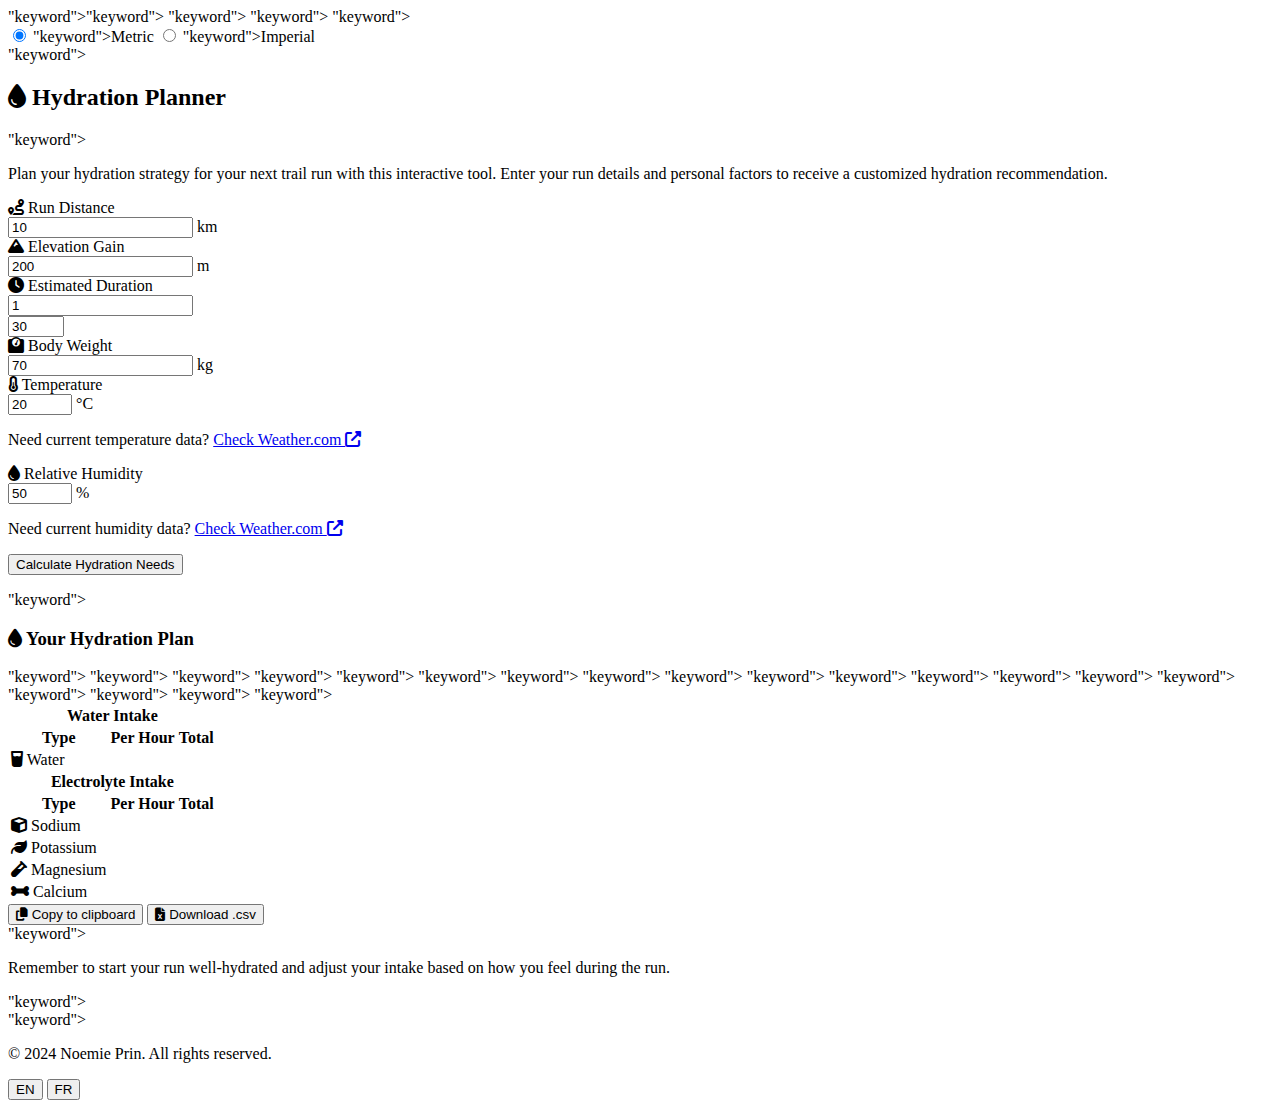
<file: index.html>
"keyword"><html>"keyword"><head><base href="https://therunnerjar.com/tools/hydration-planner">
<meta charset="UTF-8">
<meta name="viewport" content="width=device-width, initial-scale=1.0">
"keyword"><title>Hydration Planner - The Runner Jar</title>
<link rel="stylesheet" href="https://cdnjs.cloudflare.com/ajax/libs/font-awesome/6.4.0/css/all.min.css">
<link href="https://fonts.googleapis.com/css2?family=Montserrat:wght@300;400;500;600;700&amp;display=swap" rel="stylesheet">

<link rel="stylesheet" href="styles.css"><script src="script.js"></script></head>
"keyword"><body>
    "keyword"><main>
        <div class="toggle-controls">
            <div class="unit-toggle">
                <label class="toggle-button">
                    <input type="radio" name="unit" value="metric" checked="">
                    "keyword"><span>Metric</span>
                </label>
                <label class="toggle-button">
                    <input type="radio" name="unit" value="imperial">
                    "keyword"><span>Imperial</span>
                </label>
            </div>
        </div>
        "keyword"><h2><i class="fas fa-tint"></i> Hydration Planner</h2>
        "keyword"><p>Plan your hydration strategy for your next trail run with this interactive tool. Enter your run details and personal factors to receive a customized hydration recommendation.</p>

        <div class="content-wrapper">
            <form id="hydrationForm">
                <div class="form-grid">
                    <div class="form-group">
                        <label for="distance"><i class="fas fa-route"></i> Run Distance</label>
                        <div class="input-wrapper">
                            <input type="number" id="distance" required="" min="0" step="0.1" value="10">
                            <span class="unit-label">km</span>
                        </div>
                    </div>

                    <div class="form-group">
                        <label for="elevation"><i class="fas fa-mountain"></i> Elevation Gain</label>
                        <div class="input-wrapper">
                            <input type="number" id="elevation" required="" min="0" value="200">
                            <span class="unit-label">m</span>
                        </div>
                    </div>

                    <div class="form-group">
                        <label for="duration"><i class="fas fa-clock"></i> Estimated Duration</label>
                        <div class="duration-fields">
                        <div class="input-wrapper">
                            <div class="duration-field" data-unit="hrs">
                                <input type="number" id="duration-hours" min="0" placeholder="Hours" value="1">
                            </div>
                        </div>

                        <div class="input-wrapper">
                            <div class="duration-field" data-unit="min">
                                <input type="number" id="duration-minutes" min="0" max="59" placeholder="Minutes" value="30">
                            </div>
                        </div>
                        </div>
                    </div>

                    <div class="form-group">
                        <label for="weight"><i class="fas fa-weight"></i> Body Weight</label>
                        <div class="input-wrapper">
                            <input type="number" id="weight" required="" min="0" value="70">
                            <span class="unit-label">kg</span>
                        </div>
                    </div>

                    <div class="form-group">
                        <label for="temperature"><i class="fas fa-thermometer-half"></i> Temperature</label>
                        <div class="input-wrapper">
                            <input type="number" id="temperature" required="" min="-50" max="50" value="20">
                            <span class="unit-label">°C</span>
                        </div>
                        <p class="help-text">Need current temperature data? <a href="https://weather.com/fr-FR/temps/10jours/l/9099c1b5627805345616709675ec5798c45bbeea4662bf7860e0d65f5b8e6ba9" target="_blank">Check Weather.com <i class="fas fa-external-link-alt"></i></a></p>
                    </div>

                    <div class="form-group">
                        <label for="humidity"><i class="fas fa-tint"></i> Relative Humidity</label>
                        <div class="input-wrapper">
                            <input type="number" id="humidity" min="0" max="100" value="50">
                            <span class="unit-label">%</span>
                        </div>
                        <p class="help-text">Need current humidity data? <a href="https://weather.com/fr-FR/temps/10jours/l/9099c1b5627805345616709675ec5798c45bbeea4662bf7860e0d65f5b8e6ba9" target="_blank">Check Weather.com <i class="fas fa-external-link-alt"></i></a></p>
                    </div>

                    <div class="button-container">
                        <button type="submit">Calculate Hydration Needs</button>
                    </div>
                </div>
            </form>

            <div id="result" class="hidden">
                <div class="result-content">
                    "keyword"><h3><i class="fas fa-tint"></i> Your Hydration Plan</h3>
                </div>
                <table class="electrolyte-table">
                    "keyword"><tbody><tr class="section-header">
                        <th colspan="3">Water Intake</th>
                    </tr>
                    "keyword"><tr>
                        "keyword"><th>Type</th>
                        "keyword"><th>Per Hour</th>
                        "keyword"><th>Total</th>
                    </tr>
                    "keyword"><tr>
                        "keyword"><td><i class="fas fa-glass-water"></i> Water</td>
                        <td id="hourlyFluidIntake"></td>
                        <td id="totalFluidIntake"></td>
                    </tr>
                    <tr class="section-header">
                        <th colspan="3">Electrolyte Intake</th>
                    </tr>
                    "keyword"><tr>
                        "keyword"><th>Type</th>
                        "keyword"><th>Per Hour</th>
                        "keyword"><th>Total</th>
                    </tr>
                    "keyword"><tr>
                        "keyword"><td><i class="fas fa-cube"></i> Sodium</td>
                        <td id="sodiumPerHour"></td>
                        <td id="sodiumTotal"></td>
                    </tr>
                    "keyword"><tr>
                        "keyword"><td><i class="fas fa-leaf"></i> Potassium</td>
                        <td id="potassiumPerHour"></td>
                        <td id="potassiumTotal"></td>
                    </tr>
                    "keyword"><tr>
                        "keyword"><td><i class="fas fa-vial"></i> Magnesium</td>
                        <td id="magnesiumPerHour"></td>
                        <td id="magnesiumTotal"></td>
                    </tr>
                    "keyword"><tr>
                        "keyword"><td><i class="fas fa-bone"></i> Calcium</td>
                        <td id="calciumPerHour"></td>
                        <td id="calciumTotal"></td>
                    </tr>
                </tbody></table>
                <div class="action-buttons">
                    <button class="copy-button" onclick="copyResults()" title="Copy results to clipboard">
                        <i class="fas fa-copy"></i> Copy to clipboard
                    </button>
                    <button class="copy-button" onclick="downloadXLS()" title="Download as XLS">
                        <i class="fas fa-file-excel"></i> Download .csv
                    </button>
                </div>
                "keyword"><p>Remember to start your run well-hydrated and adjust your intake based on how you feel during the run.</p>
            </div>
        </div>
    </main>

    "keyword"><footer>
        "keyword"><p>© 2024 Noemie Prin. All rights reserved.</p>
        <div class="language-options">
            <button class="language-button active" data-lang="en">EN</button>
            <button class="language-button" data-lang="fr">FR</button>
        </div>
    </footer>

    
</body></html>
</file>
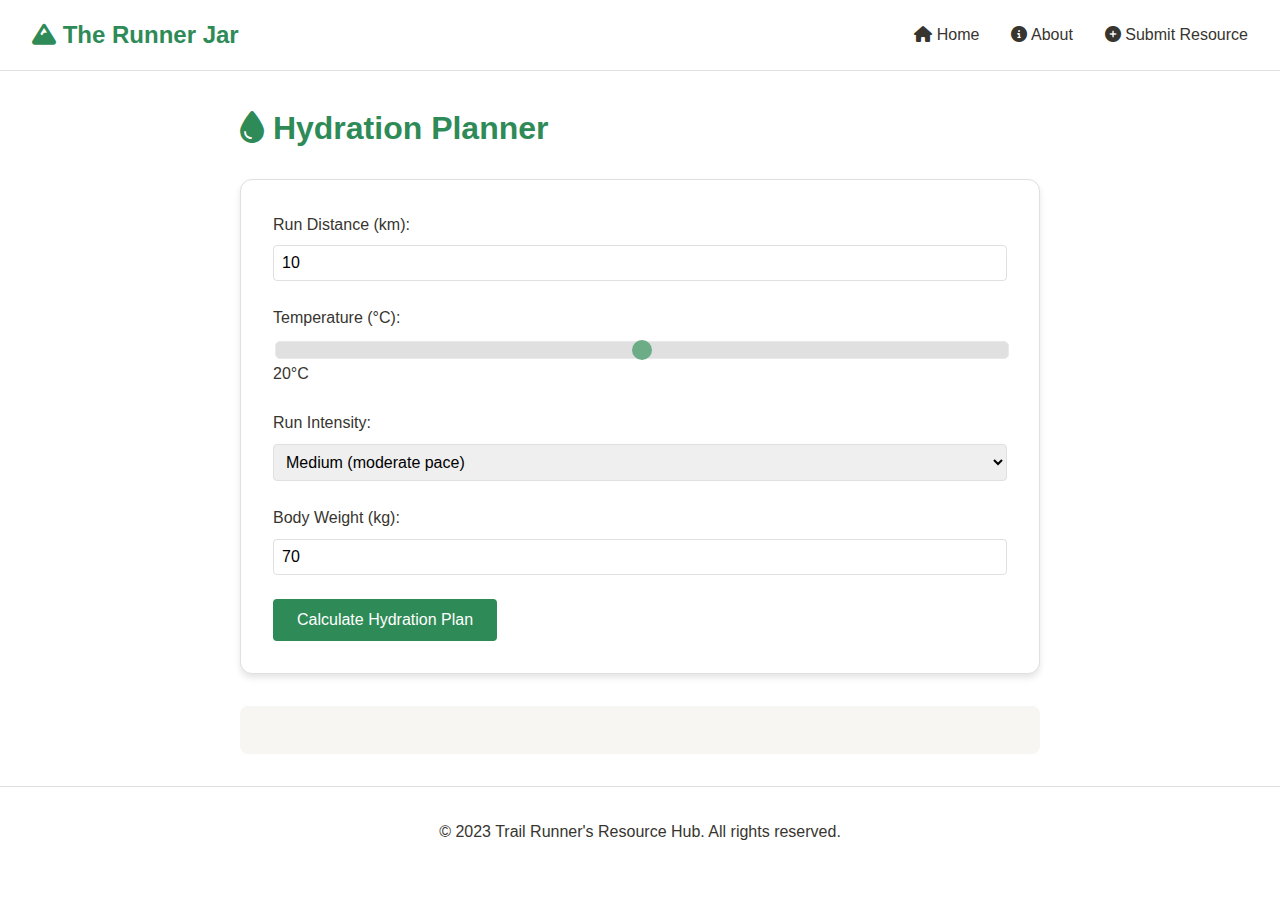
<file: hydratation-planner.html>
<html><head><base href="https://therunnerjar.com/tools/hydration-planner">
<meta charset="UTF-8">
<meta name="viewport" content="width=device-width, initial-scale=1.0">
<title>Hydration Planner - The Runner Jar</title>
<link rel="stylesheet" href="https://cdnjs.cloudflare.com/ajax/libs/font-awesome/6.4.0/css/all.min.css">
<link href="https://fonts.googleapis.com/css2?family=Cedarville+Cursive&family=Circular:wght@300;400;500;600;700&display=swap" rel="stylesheet">
<style>
    :root {
        --primary-color: #ffffff;
        --secondary-color: #f7f6f3;
        --text-color: #37352f;
        --background-color: #ffffff;
        --card-color: #ffffff;
        --border-color: #e0e0e0;
        --hover-color: #f1f1ef;
        --accent-color: #2E8B57;
    }

    body {
        font-family: 'Circular', -apple-system, BlinkMacSystemFont, Roboto, Helvetica Neue, sans-serif;
        color: var(--text-color);
        background-color: var(--background-color);
        line-height: 1.6;
        margin: 0;
        padding: 0;
    }

    header {
        background: var(--primary-color);
        padding: 1rem 2rem;
        border-bottom: 1px solid var(--border-color);
        display: flex;
        justify-content: space-between;
        align-items: center;
    }

    header h1 {
        font-size: 1.5rem;
        font-weight: 700;
        color: var(--accent-color);
        margin: 0;
    }

    nav ul {
        display: flex;
        list-style-type: none;
        margin: 0;
        padding: 0;
    }

    nav ul li {
        margin-left: 2rem;
    }

    nav ul li a {
        color: var(--text-color);
        text-decoration: none;
        font-weight: 500;
        transition: color 0.3s ease;
    }

    nav ul li a:hover {
        color: var(--accent-color);
    }

    main {
        max-width: 800px;
        margin: 2rem auto;
        padding: 0 2rem;
    }

    h2 {
        color: var(--accent-color);
        font-size: 2rem;
        margin-bottom: 1.5rem;
    }

    .hydration-form {
        background-color: var(--card-color);
        border: 1px solid var(--border-color);
        border-radius: 12px;
        padding: 2rem;
        box-shadow: 0 4px 6px rgba(0, 0, 0, 0.1);
    }

    .form-group {
        margin-bottom: 1.5rem;
    }

    label {
        display: block;
        margin-bottom: 0.5rem;
        font-weight: 500;
    }

    input[type="number"],
    input[type="range"],
    select {
        width: 100%;
        padding: 0.5rem;
        border: 1px solid var(--border-color);
        border-radius: 4px;
        font-size: 1rem;
    }

    input[type="range"] {
        -webkit-appearance: none;
        width: 100%;
        height: 8px;
        border-radius: 5px;
        background: #d3d3d3;
        outline: none;
        opacity: 0.7;
        transition: opacity .2s;
    }

    input[type="range"]:hover {
        opacity: 1;
    }

    input[type="range"]::-webkit-slider-thumb {
        -webkit-appearance: none;
        appearance: none;
        width: 20px;
        height: 20px;
        border-radius: 50%;
        background: var(--accent-color);
        cursor: pointer;
    }

    input[type="range"]::-moz-range-thumb {
        width: 20px;
        height: 20px;
        border-radius: 50%;
        background: var(--accent-color);
        cursor: pointer;
    }

    button {
        background-color: var(--accent-color);
        color: white;
        border: none;
        padding: 0.75rem 1.5rem;
        font-size: 1rem;
        font-weight: 500;
        border-radius: 4px;
        cursor: pointer;
        transition: background-color 0.3s ease;
    }

    button:hover {
        background-color: #1f6e3d;
    }

    #result {
        margin-top: 2rem;
        padding: 1.5rem;
        background-color: var(--secondary-color);
        border-radius: 8px;
        font-weight: 500;
    }

    footer {
        background-color: var(--primary-color);
        color: var(--text-color);
        border-top: 1px solid var(--border-color);
        text-align: center;
        padding: 1rem;
        margin-top: 2rem;
    }
</style>
</head>
<body>
    <header>
        <h1><i class="fas fa-mountain"></i> The Runner Jar</h1>
        <nav>
            <ul>
                <li><a href="/"><i class="fas fa-home"></i> Home</a></li>
                <li><a href="/about"><i class="fas fa-info-circle"></i> About</a></li>
                <li><a href="/submit-resource"><i class="fas fa-plus-circle"></i> Submit Resource</a></li>
            </ul>
        </nav>
    </header>
    <main>
        <h2><i class="fas fa-tint"></i> Hydration Planner</h2>
        <div class="hydration-form">
            <div class="form-group">
                <label for="distance">Run Distance (km):</label>
                <input type="number" id="distance" min="1" max="200" value="10">
            </div>
            <div class="form-group">
                <label for="temperature">Temperature (°C):</label>
                <input type="range" id="temperature" min="0" max="40" value="20">
                <span id="temperatureValue">20°C</span>
            </div>
            <div class="form-group">
                <label for="intensity">Run Intensity:</label>
                <select id="intensity">
                    <option value="low">Low (easy pace)</option>
                    <option value="medium" selected>Medium (moderate pace)</option>
                    <option value="high">High (race pace)</option>
                </select>
            </div>
            <div class="form-group">
                <label for="weight">Body Weight (kg):</label>
                <input type="number" id="weight" min="40" max="150" value="70">
            </div>
            <button onclick="calculateHydration()">Calculate Hydration Plan</button>
        </div>
        <div id="result"></div>
    </main>
    <footer>
        <p>&copy; 2023 Trail Runner's Resource Hub. All rights reserved.</p>
    </footer>
    <script>
        const temperatureSlider = document.getElementById('temperature');
        const temperatureValue = document.getElementById('temperatureValue');

        temperatureSlider.oninput = function() {
            temperatureValue.textContent = this.value + '°C';
        }

        function calculateHydration() {
            const distance = parseFloat(document.getElementById('distance').value);
            const temperature = parseInt(document.getElementById('temperature').value);
            const intensity = document.getElementById('intensity').value;
            const weight = parseFloat(document.getElementById('weight').value);

            let baseRate = 500; // ml per hour
            
            // Adjust for temperature
            if (temperature > 25) {
                baseRate += (temperature - 25) * 25; // increase by 25ml for each degree above 25°C
            }

            // Adjust for intensity
            if (intensity === 'low') {
                baseRate *= 0.8;
            } else if (intensity === 'high') {
                baseRate *= 1.2;
            }

            // Adjust for weight
            baseRate *= (weight / 70); // normalize to 70kg

            const estimatedPace = intensity === 'low' ? 7 : (intensity === 'medium' ? 6 : 5); // min/km
            const estimatedDuration = (distance * estimatedPace) / 60; // hours

            const totalFluid = baseRate * estimatedDuration;

            const result = document.getElementById('result');
            result.innerHTML = `
                <h3>Your Hydration Plan</h3>
                <p>For your ${distance} km run at ${temperature}°C with ${intensity} intensity:</p>
                <ul>
                    <li>Estimated duration: ${estimatedDuration.toFixed(2)} hours</li>
                    <li>Recommended fluid intake: ${totalFluid.toFixed(0)} ml total</li>
                    <li>Hydration rate: ${baseRate.toFixed(0)} ml per hour</li>
                </ul>
                <p>Consider drinking ${(totalFluid / 4).toFixed(0)} ml every 15 minutes.</p>
                <p><strong>Note:</strong> This is a general guideline. Adjust based on your personal needs and how you feel during the run.</p>
            `;
        }
    </script>
</body></html>
</file>
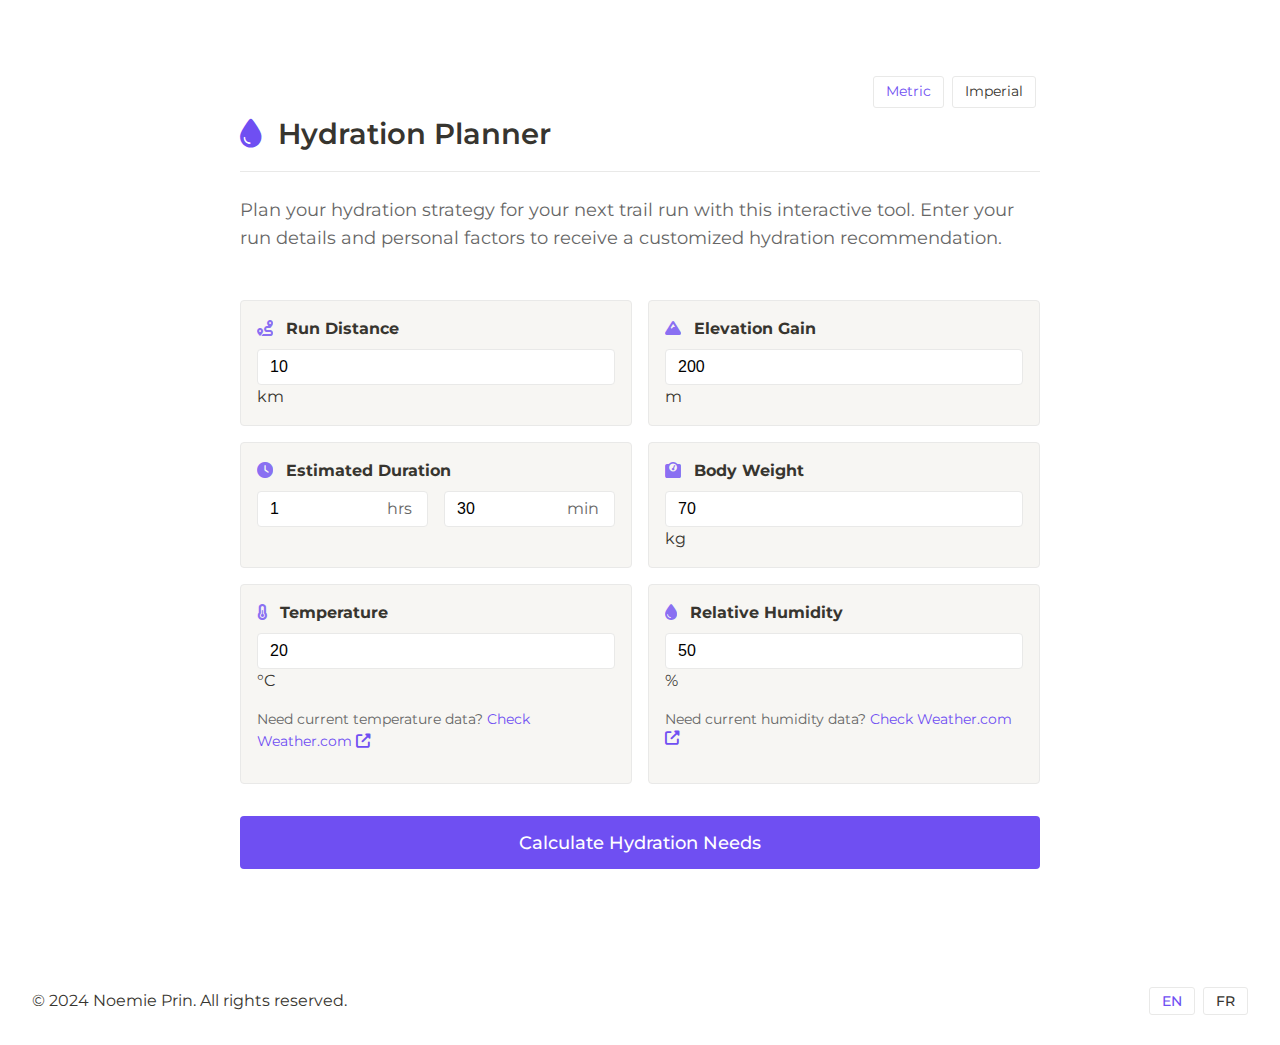
<file: hydration-planner.html>
<html><head><base href="https://therunnerjar.com/tools/hydration-planner">
<meta charset="UTF-8">
<meta name="viewport" content="width=device-width, initial-scale=1.0">
<title>Hydration Planner - The Runner Jar</title>
<link rel="stylesheet" href="https://cdnjs.cloudflare.com/ajax/libs/font-awesome/6.4.0/css/all.min.css">
<link href="https://fonts.googleapis.com/css2?family=Montserrat:wght@300;400;500;600;700&display=swap" rel="stylesheet">
<style>
    :root {
        --primary-color: #37352F;
        --secondary-color: #F7F6F3;
        --text-color: #37352F;
        --background-color: #FFFFFF;
        --card-color: #F7F6F3;
        --border-color: #E9E9E8;
        --hover-color: #EBEAEA;
        --accent-color: #6F4FF2;
        --dark-accent-color: #5B3ED6;
    }

    body {
        font-family: 'Montserrat', -apple-system, BlinkMacSystemFont, 'Segoe UI', Helvetica, 'Apple Color Emoji', Arial, sans-serif, 'Segoe UI Emoji';
        color: var(--text-color);
        background-color: var(--background-color);
        line-height: 1.5;
        margin: 0;
        padding: 0;
    }

    main {
        max-width: 800px;
        margin: 3rem auto;  
        padding: 2rem 1rem 0;  
        position: relative;
    }

    h2 {
        color: var(--text-color);
        border-bottom: 1px solid var(--border-color);
        font-weight: 600;
        margin-top: 2rem;  
        margin-bottom: 1.5rem;  
        padding-bottom: 1rem;
        font-size: 1.8rem;  
    }

    main > p {
        margin-bottom: 3rem;  
        font-size: 1.1rem;   
        color: #666;         
        line-height: 1.6;    
    }

    .content-wrapper {
        display: grid;
        grid-template-columns: 1fr;  
        gap: 1rem; 
    }
    
    .toggle-controls {
        position: absolute;
        top: 1.5rem;         
        right: 1rem;
        display: flex;
        gap: 0.5rem;
        align-items: center;
        z-index: 1;
    }

    .unit-toggle {
        display: flex;
        gap: 0.5rem;
        background: transparent;
        padding: 0.25rem;
        border: none;
    }

    .toggle-button {
        background: transparent;
        border: 1px solid var(--border-color);
        padding: 0.25rem 0.75rem;
        font-size: 0.9rem;
        display: flex;
        align-items: center;
        gap: 0.5rem;
        color: var(--text-color);
        transition: all 0.2s ease;
        cursor: pointer;
        border-radius: 3px;
    }

    .toggle-button input {
        display: none;
    }

    .toggle-button input:checked + span {
        background: transparent;
        color: var(--accent-color);
    }

    .toggle-button:hover {
        border-color: var(--accent-color);
        background: transparent;
    }

    .toggle-button span {
        font-weight: normal;  
    }

    .language-options {
        display: flex;
        gap: 0.5rem;  
    }

    .language-button {
        background: transparent;
        border: 1px solid var(--border-color);
        padding: 0.25rem 0.75rem;
        font-size: 0.9rem;
        display: flex;
        align-items: center;
        gap: 0.5rem;
        color: var(--text-color);
        transition: all 0.2s ease;
        cursor: pointer;
        border-radius: 3px;
    }

    .language-button.active {
        color: var(--accent-color);
        border-color: var(--border-color);
        background: transparent;
    }

    .language-button:hover {
        border-color: var(--accent-color);
        background: transparent;
    }

    .form-grid {
        display: grid;
        grid-template-columns: 1fr 1fr;  
        gap: 1rem;
        margin-bottom: 1rem;  
    }

    .form-group {
        margin-bottom: 0;  
        padding: 1rem;
        background: var(--secondary-color);
        border: 1px solid var(--border-color);
        border-radius: 4px;
        box-shadow: none;
    }

    label {
        display: block;
        margin-bottom: 0.5rem;
        font-weight: 700;
    }

    input[type="number"], select, input[type="text"] {
        width: 100%;
        padding: 8px 12px;
        background: #FFFFFF;
        border: 1px solid var(--border-color);
        border-radius: 4px;
        font-size: 1rem;
        transition: border-color 0.2s ease;
        box-sizing: border-box;
    }

    input[type="number"]:focus, select:focus, input[type="text"]:focus {
        outline: none;
        border-color: var(--accent-color);
        box-shadow: 0 0 0 2px rgba(111, 79, 242, 0.1);
    }

    .duration-fields {
        display: grid;
        grid-template-columns: 1fr 1fr;
        gap: 1rem;
    }

    .duration-field {
        position: relative;
    }

    .duration-field input {
        width: 100%;
        padding-right: 3.5rem;
    }

    .duration-field::after {
        content: attr(data-unit);
        position: absolute;
        right: 1rem;
        top: 50%;
        transform: translateY(-50%);
        color: #666;
        pointer-events: none;
        padding: 0.5rem 0;  
    }

    .button-container {
        grid-column: 1 / -1;  
        text-align: center;   
        margin-top: 1rem;     
        margin-bottom: 0.5rem;  
    }

    button {
        background-color: var(--accent-color);
        color: white;
        border: none;
        padding: 1rem;
        font-size: 1.1rem;
        letter-spacing: normal;
        font-weight: 500;
        border-radius: 4px;
        cursor: pointer;
        transition: background-color 0.2s ease;
        width: 100%;         
        max-width: 100%;     
        margin: 0 auto;      
        font-family: 'Montserrat', -apple-system, BlinkMacSystemFont, 'Segoe UI', Helvetica, sans-serif;
    }

    button:hover {
        background-color: var(--dark-accent-color);
    }

    #result {
        background: var(--secondary-color);
        border: 1px solid var(--border-color);
        border-radius: 4px;  
        padding: 2rem 1.5rem 2rem;
        grid-column: 1 / -1;
        display: none;
        opacity: 0;
        transform: translateY(20px);
        transition: opacity 0.5s ease, transform 0.5s ease;
        position: relative;  
        margin-top: 1rem;
    }

    #result.show {
        display: block;
        opacity: 1;
        transform: translateY(0);
    }

    #result h3 {
        color: var(--text-color);
        margin-top: 0;
        font-weight: 600;
    }

    #result p {
        margin: 1.5rem 0;
        line-height: 1.6;
    }

    .result-content {
        position: relative;
        margin-bottom: 1rem;
    }

    .action-buttons {
        position: static;  
        display: flex;
        gap: 1rem; 
        justify-content: flex-end;
        margin-top: 1.5rem; 
        margin-bottom: 1.5rem; 
    }

    .electrolyte-table {
        width: 100%;
        border-collapse: separate; 
        border-spacing: 0;
        margin: 1.5rem 0; 
        background: white;
        border: 1px solid var(--border-color);
        border-radius: 4px;
        box-shadow: 0 1px 3px rgba(0,0,0,0.1); 
    }

    .electrolyte-table th,
    .electrolyte-table td {
        padding: 1rem; 
        text-align: left;
        border-bottom: 1px solid var(--border-color);
        color: var(--text-color);
    }

    .electrolyte-table .section-header th {
        background-color: #4A4A4A;
        color: white;
        font-weight: 600;
        padding: 1rem;
    } 

    .electrolyte-table tr:not(.section-header) {
        background-color: white;
    }

    .electrolyte-table th {
        background-color: var(--secondary-color);
        font-weight: 600;
    }

    .electrolyte-table td:nth-child(2),
    .electrolyte-table td:nth-child(3),
    .electrolyte-table th:nth-child(2),
    .electrolyte-table th:nth-child(3) {
        text-align: right;
    }

    .electrolyte-table i {
        margin-right: 0.5rem;
        color: var(--accent-color);
        opacity: 0.8;
    }

    footer {
        display: flex;
        justify-content: space-between;
        align-items: center;
        padding: 1rem 2rem;
    }

    .help-text {
        margin-top: 0.5rem;
        clear: both;
        position: relative;
        padding-top: 0.5rem;
        font-size: 0.9rem;  
        color: #666;        
    }

    .help-text a {
        color: var(--accent-color);
        text-decoration: none;
        transition: color 0.3s ease;
    }

    .help-text a:hover {
        text-decoration: underline;
    }

    #result ul {
        list-style-type: none;
        padding-left: 0;
        margin-bottom: 1.5rem;
    }

    #result ul li {
        margin-bottom: 1rem;
        display: flex;
        align-items: flex-start;
        gap: 0.8rem;
        line-height: 1.4;
    }

    #result h4 {
        color: var(--text-color);
        margin-top: 1.5rem;
        margin-bottom: 1rem;
        font-size: 1.1rem;
    }

    .copy-button {
        background: var(--secondary-color);
        border: 1px solid var(--border-color);
        color: var(--text-color);
        padding: 8px 16px;
        border-radius: 4px;
        transition: all 0.2s ease;
        display: inline-flex; 
        align-items: center;
        gap: 0.5rem;
        cursor: pointer;
        white-space: nowrap;
        font-family: 'Montserrat', -apple-system, BlinkMacSystemFont, 'Segoe UI', Helvetica, sans-serif;
    }

    .copy-button:hover {
        background: var(--hover-color);
        border-color: var(--accent-color);
    }

    h2 i {
        margin-right: 0.5rem;
        color: var(--accent-color);
    }

    main > p i {
        margin-right: 0.5rem;
        color: var(--accent-color);
        opacity: 0.8;
    }

    .form-group label i {
        margin-right: 0.5rem;
        color: var(--accent-color);
        opacity: 0.8;
    }

    .electrolyte-table tr td {
        background-color: white;
    }

    @media (max-width: 768px) {
        .form-grid {
            grid-template-columns: 1fr;  
        }
    }
</style>
</head>
<body>
    <main>
        <div class="toggle-controls">
            <div class="unit-toggle">
                <label class="toggle-button">
                    <input type="radio" name="unit" value="metric" checked>
                    <span>Metric</span>
                </label>
                <label class="toggle-button">
                    <input type="radio" name="unit" value="imperial">
                    <span>Imperial</span>
                </label>
            </div>
        </div>
        <h2><i class="fas fa-tint"></i> Hydration Planner</h2>
        <p>Plan your hydration strategy for your next trail run with this interactive tool. Enter your run details and personal factors to receive a customized hydration recommendation.</p>

        <div class="content-wrapper">
            <form id="hydrationForm">
                <div class="form-grid">
                    <div class="form-group">
                        <label for="distance"><i class="fas fa-route"></i> Run Distance</label>
                        <div class="input-wrapper">
                            <input type="number" id="distance" required min="0" step="0.1" value="10">
                            <span class="unit-label">km</span>
                        </div>
                    </div>

                    <div class="form-group">
                        <label for="elevation"><i class="fas fa-mountain"></i> Elevation Gain</label>
                        <div class="input-wrapper">
                            <input type="number" id="elevation" required min="0" value="200">
                            <span class="unit-label">m</span>
                        </div>
                    </div>

                    <div class="form-group">
                        <label for="duration"><i class="fas fa-clock"></i> Estimated Duration</label>
                        <div class="duration-fields">
                        <div class="input-wrapper">
                            <div class="duration-field" data-unit="hrs">
                                <input type="number" id="duration-hours" min="0" placeholder="Hours" value="1">
                            </div>
                        </div>

                        <div class="input-wrapper">
                            <div class="duration-field" data-unit="min">
                                <input type="number" id="duration-minutes" min="0" max="59" placeholder="Minutes" value="30">
                            </div>
                        </div>
                        </div>
                    </div>

                    <div class="form-group">
                        <label for="weight"><i class="fas fa-weight"></i> Body Weight</label>
                        <div class="input-wrapper">
                            <input type="number" id="weight" required min="0" value="70">
                            <span class="unit-label">kg</span>
                        </div>
                    </div>

                    <div class="form-group">
                        <label for="temperature"><i class="fas fa-thermometer-half"></i> Temperature</label>
                        <div class="input-wrapper">
                            <input type="number" id="temperature" required min="-50" max="50" value="20">
                            <span class="unit-label">°C</span>
                        </div>
                        <p class="help-text">Need current temperature data? <a href="https://weather.com/fr-FR/temps/10jours/l/9099c1b5627805345616709675ec5798c45bbeea4662bf7860e0d65f5b8e6ba9" target="_blank">Check Weather.com <i class="fas fa-external-link-alt"></i></a></p>
                    </div>

                    <div class="form-group">
                        <label for="humidity"><i class="fas fa-tint"></i> Relative Humidity</label>
                        <div class="input-wrapper">
                            <input type="number" id="humidity" min="0" max="100" value="50">
                            <span class="unit-label">%</span>
                        </div>
                        <p class="help-text">Need current humidity data? <a href="https://weather.com/fr-FR/temps/10jours/l/9099c1b5627805345616709675ec5798c45bbeea4662bf7860e0d65f5b8e6ba9" target="_blank">Check Weather.com <i class="fas fa-external-link-alt"></i></a></p>
                    </div>

                    <div class="button-container">
                        <button type="submit">Calculate Hydration Needs</button>
                    </div>
                </div>
            </form>

            <div id="result" class="hidden">
                <div class="result-content">
                    <h3><i class="fas fa-tint"></i> Your Hydration Plan</h3>
                </div>
                <table class="electrolyte-table">
                    <tr class="section-header">
                        <th colspan="3">Water Intake</th>
                    </tr>
                    <tr>
                        <th>Type</th>
                        <th>Per Hour</th>
                        <th>Total</th>
                    </tr>
                    <tr>
                        <td><i class="fas fa-glass-water"></i> Water</td>
                        <td id="hourlyFluidIntake"></td>
                        <td id="totalFluidIntake"></td>
                    </tr>
                    <tr class="section-header">
                        <th colspan="3">Electrolyte Intake</th>
                    </tr>
                    <tr>
                        <th>Type</th>
                        <th>Per Hour</th>
                        <th>Total</th>
                    </tr>
                    <tr>
                        <td><i class="fas fa-cube"></i> Sodium</td>
                        <td id="sodiumPerHour"></td>
                        <td id="sodiumTotal"></td>
                    </tr>
                    <tr>
                        <td><i class="fas fa-leaf"></i> Potassium</td>
                        <td id="potassiumPerHour"></td>
                        <td id="potassiumTotal"></td>
                    </tr>
                    <tr>
                        <td><i class="fas fa-vial"></i> Magnesium</td>
                        <td id="magnesiumPerHour"></td>
                        <td id="magnesiumTotal"></td>
                    </tr>
                    <tr>
                        <td><i class="fas fa-bone"></i> Calcium</td>
                        <td id="calciumPerHour"></td>
                        <td id="calciumTotal"></td>
                    </tr>
                </table>
                <div class="action-buttons">
                    <button class="copy-button" onclick="copyResults()" title="Copy results to clipboard">
                        <i class="fas fa-copy"></i> Copy to clipboard
                    </button>
                    <button class="copy-button" onclick="downloadXLS()" title="Download as XLS">
                        <i class="fas fa-file-excel"></i> Download .csv
                    </button>
                </div>
                <p>Remember to start your run well-hydrated and adjust your intake based on how you feel during the run.</p>
            </div>
        </div>
    </main>

    <footer>
        <p>&copy; 2024 Noemie Prin. All rights reserved.</p>
        <div class="language-options">
            <button class="language-button active" data-lang="en">EN</button>
            <button class="language-button" data-lang="fr">FR</button>
        </div>
    </footer>

    <script>
        const unitToggle = document.querySelectorAll('input[name="unit"]');
        const unitLabels = document.querySelectorAll('.unit-label');
        const distanceInput = document.getElementById('distance');
        const elevationInput = document.getElementById('elevation');
        const weightInput = document.getElementById('weight');
        const temperatureInput = document.getElementById('temperature');

        function updateUnits(toImperial) {
            if (toImperial) {
                unitLabels[0].textContent = 'miles';
                unitLabels[1].textContent = 'ft';
                unitLabels[2].textContent = 'lbs';
                unitLabels[3].textContent = '°F';
                distanceInput.value = (parseFloat(distanceInput.value) * 0.621371).toFixed(2);
                elevationInput.value = (parseFloat(elevationInput.value) * 3.28084).toFixed(0);
                weightInput.value = (parseFloat(weightInput.value) * 2.20462).toFixed(1);
                temperatureInput.value = (parseFloat(temperatureInput.value) * 9/5 + 32).toFixed(1);
            } else {
                unitLabels[0].textContent = 'km';
                unitLabels[1].textContent = 'm';
                unitLabels[2].textContent = 'kg';
                unitLabels[3].textContent = '°C';
                distanceInput.value = (parseFloat(distanceInput.value) / 0.621371).toFixed(2);
                elevationInput.value = (parseFloat(elevationInput.value) / 3.28084).toFixed(0);
                weightInput.value = (parseFloat(weightInput.value) / 2.20462).toFixed(1);
                temperatureInput.value = ((parseFloat(temperatureInput.value) - 32) * 5/9).toFixed(1);
            }
        }

        unitToggle.forEach(radio => {
            radio.addEventListener('change', (e) => {
                updateUnits(e.target.value === 'imperial');
            });
        });

        document.querySelectorAll('.duration-field').forEach(field => {
            const input = field.querySelector('input');
            if (input.id === 'duration-hours') {
                field.setAttribute('data-unit', 'hrs');
            } else if (input.id === 'duration-minutes') {
                field.setAttribute('data-unit', 'min');
            }
        });

        document.getElementById('hydrationForm').addEventListener('submit', function(e) {
            e.preventDefault();
    
            const hours = parseFloat(document.getElementById('duration-hours').value || 0);
            const minutes = parseFloat(document.getElementById('duration-minutes').value || 0);
            const duration = hours + (minutes / 60);

            const isImperial = document.querySelector('input[name="unit"]:checked').value === 'imperial';
            const distance = parseFloat(document.getElementById('distance').value);
            const temperature = parseFloat(document.getElementById('temperature').value);
            const humidity = parseFloat(document.getElementById('humidity').value) || 50; 
            const elevation = parseFloat(document.getElementById('elevation').value);
            const weight = parseFloat(document.getElementById('weight').value);

            const distanceKm = isImperial ? distance * 1.60934 : distance;
            const tempC = isImperial ? (temperature - 32) * 5/9 : temperature;
            const elevationM = isImperial ? elevation * 0.3048 : elevation;
            const weightKg = isImperial ? weight * 0.453592 : weight;

            let baseRate = 500;

            if (tempC > 20) baseRate += (tempC - 20) * 15;
            if (humidity > 50) baseRate += (humidity - 50) * 3;
            baseRate *= (1 + (elevationM / 1000) * 0.05);
            baseRate *= (weightKg / 70);

            const totalHydration = baseRate * duration;
            const hourlyRate = baseRate;

            const sodiumPerHour = Math.round((hourlyRate / 1000) * 500);
            const potassiumPerHour = Math.round((hourlyRate / 1000) * 200);
            const magnesiumPerHour = Math.round((hourlyRate / 1000) * 25);
            const calciumPerHour = Math.round((hourlyRate / 1000) * 15); 

            const totalDuration = duration; 
            const sodiumTotal = Math.round(sodiumPerHour * totalDuration);
            const potassiumTotal = Math.round(potassiumPerHour * totalDuration);
            const magnesiumTotal = Math.round(magnesiumPerHour * totalDuration);
            const calciumTotal = Math.round(calciumPerHour * totalDuration);

            const result = document.getElementById('result');
            const recommendation = document.getElementById('hydrationRecommendation');
            const totalLiters = totalHydration / 1000;
            const totalOz = totalLiters * 33.814;
            const hourlyOz = hourlyRate / 29.5735;

            const lang = document.querySelector('.language-button.active').dataset.lang;

            function formatHydrationValue(value, unit, isImperial, lang) {
                if (unit.includes('ml')) {
                    return `${Math.round(value)} ml`;
                }
                if (lang === 'fr') {
                    return `${Math.round(value).toString().replace('.', ',')} ${unit}`;
                }
                return `${Math.round(value)} ${unit}`;
            }

            document.getElementById('totalFluidIntake').innerHTML = 
                `${formatHydrationValue(totalHydration, 'ml', isImperial, lang)} (${totalLiters.toFixed(2).replace('.', ',')} litres)${
                    isImperial ? ` or ${Math.round(totalOz)} fl oz` : ''
                }`;
            document.getElementById('hourlyFluidIntake').innerHTML = 
                `${formatHydrationValue(hourlyRate, 'ml', isImperial, lang)}${
                    isImperial ? ` or ${hourlyOz.toFixed(1).replace('.', ',')} fl oz` : ''
                }`;
            document.getElementById('sodiumPerHour').textContent = `${sodiumPerHour} mg`;
            document.getElementById('sodiumTotal').textContent = `${sodiumTotal} mg`;
            document.getElementById('potassiumPerHour').textContent = `${potassiumPerHour} mg`;
            document.getElementById('potassiumTotal').textContent = `${potassiumTotal} mg`;
            document.getElementById('magnesiumPerHour').textContent = `${magnesiumPerHour} mg`;
            document.getElementById('magnesiumTotal').textContent = `${magnesiumTotal} mg`;
            document.getElementById('calciumPerHour').textContent = `${calciumPerHour} mg`;
            document.getElementById('calciumTotal').textContent = `${calciumTotal} mg`;

            result.classList.remove('hidden');
            result.classList.add('show');
        });

        function copyResults() {
            const resultTable = document.querySelector('.electrolyte-table');
            
            let text = '';
            const rows = resultTable.querySelectorAll('tr');
            rows.forEach(row => {
                const cells = row.querySelectorAll('th, td');
                const rowData = Array.from(cells)
                    .map(cell => cell.textContent.trim())
                    .join('\t');
                text += rowData + '\n';
            });
            
            const textarea = document.createElement('textarea');
            textarea.value = text;
            document.body.appendChild(textarea);
            textarea.select();
            
            try {
                document.execCommand('copy');
                const copyButton = document.querySelector('.copy-button');
                const originalIcon = copyButton.innerHTML;
                copyButton.innerHTML = '<i class="fas fa-check"></i> Copied!';
                setTimeout(() => {
                    copyButton.innerHTML = originalIcon;
                }, 2000);
            } catch(err) {
                console.error('Failed to copy text: ', err);
            }
            
            document.body.removeChild(textarea);
        }

        function downloadXLS() {
            const resultTable = document.querySelector('.electrolyte-table');
            let csv = '';
            const rows = resultTable.querySelectorAll('tr');
            
            rows.forEach(row => {
                const cells = row.querySelectorAll('th, td');
                const rowData = Array.from(cells)
                    .map(cell => `"${cell.textContent.trim()}"`)
                    .join(',');
                csv += rowData + '\n';
            });
            
            const blob = new Blob([csv], { type: 'text/csv;charset=utf-8;' });
            const link = document.createElement('a');
            const url = URL.createObjectURL(blob);
            link.setAttribute('href', url);
            link.setAttribute('download', 'hydration_plan.csv');
            link.style.visibility = 'hidden';
            document.body.appendChild(link);
            link.click();
            document.body.removeChild(link);
        }

        document.querySelectorAll('.language-button').forEach(button => {
            button.addEventListener('click', (e) => {
                const lang = button.dataset.lang;
                document.querySelectorAll('.language-button').forEach(btn => {
                    btn.classList.remove('active');
                });
                button.classList.add('active');
                updateLanguage(lang);
            });
        });

        const translations = {
            en: {
                title: "Hydration Planner",
                intro: "Plan your hydration strategy for your next trail run with this interactive tool. Enter your run details and personal factors to receive a customized hydration recommendation.",
                distance: "Run Distance",
                elevation: "Elevation Gain",
                duration: "Estimated Duration",
                weight: "Body Weight",
                temperature: "Temperature",
                humidity: "Relative Humidity",
                calculate: "Calculate Hydration Needs",
                hydrationPlan: "Your Hydration Plan",
                fluidIntakeSection: "Water Intake",
                electrolyteIntakeSection: "Electrolyte Intake",
                fluidsRow: "Water",
                sodiumRow: "Sodium",
                potassiumRow: "Potassium",
                magnesiumRow: "Magnesium",
                calciumRow: "Calcium",
                typeHeader: "Type",
                perHourHeader: "Per Hour",
                totalHeader: "Total",
                waterIntakeHeader: "Water Intake",
                electrolyteIntakeHeader: "Electrolyte Intake",
                reminder: "Remember to start your run well-hydrated and adjust your intake based on how you feel during the run.",
                needWeather: "Need current temperature data?",
                needHumidity: "Need current humidity data?",
                checkWeather: "Check Weather.com",
                copyButton: "Copy to clipboard",
                downloadButton: "Download .csv",
                hourUnit: "hour", 
                waterRow: "Water",
                icons: {
                    sodium: 'cube',
                    potassium: 'leaf',
                    magnesium: 'vial',
                    calcium: 'bone'
                }
            },
            fr: {
                title: "Planificateur d'Hydratation",
                intro: "Planifiez votre stratégie d'hydratation pour votre prochaine course avec cet outil interactif. Entrez les détails de votre course et vos facteurs personnels pour recevoir une recommandation d'hydratation personnalisée.",
                distance: "Distance de course",
                elevation: "Dénivelé",
                duration: "Durée estimée",
                weight: "Poids corporel",
                temperature: "Température",
                humidity: "Humidité relative",
                calculate: "Calculer les besoins en hydratation",
                hydrationPlan: "Votre Plan d'Hydratation",
                fluidIntakeSection: "Apport en Eau",
                electrolyteIntakeSection: "Apport en Électrolytes",
                fluidsRow: "Eau",
                sodiumRow: "Sodium",
                potassiumRow: "Potassium",
                magnesiumRow: "Magnésium",
                calciumRow: "Calcium",
                typeHeader: "Type",
                perHourHeader: "Par Heure",
                totalHeader: "Total",
                waterIntakeHeader: "Apport en Eau",
                electrolyteIntakeHeader: "Apport en Électrolytes",
                reminder: "N'oubliez pas de commencer votre course bien hydraté et d'ajuster votre consommation en fonction de vos sensations pendant la course.",
                needWeather: "Besoin des données de température actuelles ?",
                needHumidity: "Besoin des données d'humidité actuelles ?",
                checkWeather: "Consulter Weather.com",
                copyButton: "Copier dans le presse-papiers",
                downloadButton: "Télécharger .csv",
                hourUnit: "heure", 
                waterRow: "Eau",
                icons: {
                    sodium: 'cube',
                    potassium: 'leaf',
                    magnesium: 'vial',
                    calcium: 'bone'
                }
            }
        };

        function updateLanguage(lang) {
            const elements = {
                title: document.querySelector('h2'),
                intro: document.querySelector('main > p'),
                distanceLabel: document.querySelector('label[for="distance"]'),
                elevationLabel: document.querySelector('label[for="elevation"]'),
                durationLabel: document.querySelector('label[for="duration"]'),
                weightLabel: document.querySelector('label[for="weight"]'),
                temperatureLabel: document.querySelector('label[for="temperature"]'),
                humidityLabel: document.querySelector('label[for="humidity"]'),
                calculateButton: document.querySelector('button[type="submit"]'),
                resultTitle: document.querySelector('#result h3'),
                resultReminder: document.querySelector('#result p'),
                copyButton: document.querySelector('.copy-button'),
                downloadButton: document.querySelector('.copy-button:last-child')
            };

            if (elements.title) elements.title.innerHTML = `<i class="fas fa-tint"></i> ${translations[lang].title}`;
            if (elements.intro) elements.intro.textContent = translations[lang].intro;
            if (elements.distanceLabel) elements.distanceLabel.innerHTML = `<i class="fas fa-route"></i> ${translations[lang].distance}`;
            if (elements.elevationLabel) elements.elevationLabel.innerHTML = `<i class="fas fa-mountain"></i> ${translations[lang].elevation}`;
            if (elements.durationLabel) elements.durationLabel.innerHTML = `<i class="fas fa-clock"></i> ${translations[lang].duration}`;
            if (elements.weightLabel) elements.weightLabel.innerHTML = `<i class="fas fa-weight"></i> ${translations[lang].weight}`;
            if (elements.temperatureLabel) elements.temperatureLabel.innerHTML = `<i class="fas fa-thermometer-half"></i> ${translations[lang].temperature}`;
            if (elements.humidityLabel) elements.humidityLabel.innerHTML = `<i class="fas fa-tint"></i> ${translations[lang].humidity}`;
            if (elements.calculateButton) elements.calculateButton.textContent = translations[lang].calculate;
            if (elements.resultTitle) elements.resultTitle.innerHTML = `<i class="fas fa-tint"></i> ${translations[lang].hydrationPlan}`;
            if (elements.resultReminder) elements.resultReminder.textContent = translations[lang].reminder;
            if (elements.copyButton) elements.copyButton.innerHTML = `<i class="fas fa-copy"></i> ${translations[lang].copyButton}`;
            if (elements.downloadButton) elements.downloadButton.innerHTML = `<i class="fas fa-file-excel"></i> ${translations[lang].downloadButton}`;

            document.querySelectorAll('.help-text').forEach((helpText, index) => {
                if (helpText) {
                    const text = index === 0 ? translations[lang].needWeather : translations[lang].needHumidity;
                    helpText.innerHTML = `${text} <a href="https://weather.com/fr-FR/temps/10jours/l/9099c1b5627805345616709675ec5798c45bbeea4662bf7860e0d65f5b8e6ba9" target="_blank">${translations[lang].checkWeather} <i class="fas fa-external-link-alt"></i></a>`;
                }
            });

            const table = document.querySelector('.electrolyte-table');
            if (table) {
                const sectionHeaders = table.querySelectorAll('.section-header th');
                if (sectionHeaders.length >= 2) {
                    sectionHeaders[0].textContent = translations[lang].waterIntakeHeader;
                    sectionHeaders[1].textContent = translations[lang].electrolyteIntakeHeader;
                }

                const allColumnHeaders = table.querySelectorAll('tr:not(.section-header) th');
                allColumnHeaders.forEach(header => {
                    if (header.textContent.includes('Per Hour')) {
                        header.textContent = lang === 'fr' ? translations[lang].perHourHeader : translations[lang].perHourHeader;
                    }
                });

                const rows = {
                    water: table.querySelector('tr:nth-child(4) td:first-child'),
                    sodium: table.querySelector('tr:nth-child(7) td:first-child'),
                    potassium: table.querySelector('tr:nth-child(8) td:first-child'),
                    magnesium: table.querySelector('tr:nth-child(9) td:first-child'),
                    calcium: table.querySelector('tr:nth-child(10) td:first-child')
                };

                if (rows.water) {
                    rows.water.innerHTML = `<i class="fas fa-glass-water"></i> ${translations[lang].waterRow}`;
                }
                if (rows.sodium) {
                    rows.sodium.innerHTML = `<i class="fas fa-${translations[lang].icons.sodium}"></i> ${translations[lang].sodiumRow}`;
                }
                if (rows.potassium) {
                    rows.potassium.innerHTML = `<i class="fas fa-${translations[lang].icons.potassium}"></i> ${translations[lang].potassiumRow}`;
                }
                if (rows.magnesium) {
                    rows.magnesium.innerHTML = `<i class="fas fa-${translations[lang].icons.magnesium}"></i> ${translations[lang].magnesiumRow}`;
                }
                if (rows.calcium) {
                    rows.calcium.innerHTML = `<i class="fas fa-${translations[lang].icons.calcium}"></i> ${translations[lang].calciumRow}`;
                }
            }
        }

        updateLanguage('en');
    </script>
</body></html>
</file>
<file: styles.css>
:root {
        "keyword">--primary-color: "number">#37352F;
        "keyword">--secondary-color: "number">#F7F6F3;
        "keyword">--text-color: "number">#37352F;
        "keyword">--background-color: "number">#FFFFFF;
        "keyword">--card-color: "number">#F7F6F3;
        "keyword">--border-color: "number">#E9E9E8;
        "keyword">--hover-color: "number">#EBEAEA;
        "keyword">--accent-color: "number">#6F4FF2;
        "keyword">--dark-accent-color: "number">#5B3ED6;
    }

    body {
        "keyword">font-family: &"number">#039;Montserrat&"number">#039;, -apple-system, BlinkMacSystemFont, &"number">#039;Segoe UI&"number">#039;, Helvetica, &"number">#039;Apple Color Emoji&"number">#039;, Arial, sans-serif, &"number">#039;Segoe UI Emoji&"number">#039;;
        "keyword">color: var(--text-color);
        "keyword">background-color: var(--background-color);
        "keyword">line-height: "number">1."number">5;
        "keyword">margin: "number">0;
        "keyword">padding: "number">0;
    }

    main {
        "keyword">max-width: "number">800px;
        "keyword">margin: "number">3rem auto;  
        "keyword">padding: "number">2rem "number">1rem "number">0;  
        "keyword">position: relative;
    }

    h"number">2 {
        "keyword">color: var(--text-color);
        "keyword">border-bottom: "number">1px solid var(--border-color);
        "keyword">font-weight: "number">600;
        "keyword">margin-top: "number">2rem;  
        "keyword">margin-bottom: "number">1."number">5rem;  
        "keyword">padding-bottom: "number">1rem;
        "keyword">font-size: "number">1."number">8rem;  
    }

    main > p {
        "keyword">margin-bottom: "number">3rem;  
        "keyword">font-size: "number">1."number">1rem;   
        "keyword">color: "number">#666;         
        "keyword">line-height: "number">1."number">6;    
    }

    .content-wrapper {
        "keyword">display: grid;
        "keyword">grid-template-columns: "number">1fr;  
        "keyword">gap: "number">1rem; 
    }
    
    .toggle-controls {
        "keyword">position: absolute;
        "keyword">top: "number">1."number">5rem;         
        "keyword">right: "number">1rem;
        "keyword">display: flex;
        "keyword">gap: "number">0."number">5rem;
        "keyword">align-items: center;
        "keyword">z-index: "number">1;
    }

    .unit-toggle {
        "keyword">display: flex;
        "keyword">gap: "number">0."number">5rem;
        "keyword">background: transparent;
        "keyword">padding: "number">0."number">25rem;
        "keyword">border: none;
    }

    .toggle-button {
        "keyword">background: transparent;
        "keyword">border: "number">1px solid var(--border-color);
        "keyword">padding: "number">0."number">25rem "number">0."number">75rem;
        "keyword">font-size: "number">0."number">9rem;
        "keyword">display: flex;
        "keyword">align-items: center;
        "keyword">gap: "number">0."number">5rem;
        "keyword">color: var(--text-color);
        "keyword">transition: all "number">0."number">2s ease;
        "keyword">cursor: pointer;
        "keyword">border-radius: "number">3px;
    }

    .toggle-button input {
        "keyword">display: none;
    }

    .toggle-button "keyword">input:checked + span {
        "keyword">background: transparent;
        "keyword">color: var(--accent-color);
    }

    ."keyword">toggle-button:hover {
        "keyword">border-color: var(--accent-color);
        "keyword">background: transparent;
    }

    .toggle-button span {
        "keyword">font-weight: normal;  
    }

    .language-options {
        "keyword">display: flex;
        "keyword">gap: "number">0."number">5rem;  
    }

    .language-button {
        "keyword">background: transparent;
        "keyword">border: "number">1px solid var(--border-color);
        "keyword">padding: "number">0."number">25rem "number">0."number">75rem;
        "keyword">font-size: "number">0."number">9rem;
        "keyword">display: flex;
        "keyword">align-items: center;
        "keyword">gap: "number">0."number">5rem;
        "keyword">color: var(--text-color);
        "keyword">transition: all "number">0."number">2s ease;
        "keyword">cursor: pointer;
        "keyword">border-radius: "number">3px;
    }

    .language-button.active {
        "keyword">color: var(--accent-color);
        "keyword">border-color: var(--border-color);
        "keyword">background: transparent;
    }

    ."keyword">language-button:hover {
        "keyword">border-color: var(--accent-color);
        "keyword">background: transparent;
    }

    .form-grid {
        "keyword">display: grid;
        "keyword">grid-template-columns: "number">1fr "number">1fr;  
        "keyword">gap: "number">1rem;
        "keyword">margin-bottom: "number">1rem;  
    }

    .form-group {
        "keyword">margin-bottom: "number">0;  
        "keyword">padding: "number">1rem;
        "keyword">background: var(--secondary-color);
        "keyword">border: "number">1px solid var(--border-color);
        "keyword">border-radius: "number">4px;
        "keyword">box-shadow: none;
    }

    label {
        "keyword">display: block;
        "keyword">margin-bottom: "number">0."number">5rem;
        "keyword">font-weight: "number">700;
    }

    input[type="number"], select, input[type="text"] {
        "keyword">width: "number">100%;
        "keyword">padding: "number">8px "number">12px;
        "keyword">background: "number">#FFFFFF;
        "keyword">border: "number">1px solid var(--border-color);
        "keyword">border-radius: "number">4px;
        "keyword">font-size: "number">1rem;
        "keyword">transition: border-color "number">0."number">2s ease;
        "keyword">box-sizing: border-box;
    }

    input[type="number"]:focus, "keyword">select:focus, input[type="text"]:focus {
        "keyword">outline: none;
        "keyword">border-color: var(--accent-color);
        "keyword">box-shadow: "number">0 "number">0 "number">0 "number">2px rgba("number">111, "number">79, "number">242, "number">0."number">1);
    }

    .duration-fields {
        "keyword">display: grid;
        "keyword">grid-template-columns: "number">1fr "number">1fr;
        "keyword">gap: "number">1rem;
    }

    .duration-field {
        "keyword">position: relative;
    }

    .duration-field input {
        "keyword">width: "number">100%;
        "keyword">padding-right: "number">3."number">5rem;
    }

    ."keyword">duration-field::after {
        "keyword">content: attr(data-unit);
        "keyword">position: absolute;
        "keyword">right: "number">1rem;
        "keyword">top: "number">50%;
        "keyword">transform: translateY(-"number">50%);
        "keyword">color: "number">#666;
        "keyword">pointer-events: none;
        "keyword">padding: "number">0."number">5rem "number">0;  
    }

    .button-container {
        "keyword">grid-column: "number">1 / -"number">1;  
        "keyword">text-align: center;   
        "keyword">margin-top: "number">1rem;     
        "keyword">margin-bottom: "number">0."number">5rem;  
    }

    button {
        "keyword">background-color: var(--accent-color);
        "keyword">color: white;
        "keyword">border: none;
        "keyword">padding: "number">1rem;
        "keyword">font-size: "number">1."number">1rem;
        "keyword">letter-spacing: normal;
        "keyword">font-weight: "number">500;
        "keyword">border-radius: "number">4px;
        "keyword">cursor: pointer;
        "keyword">transition: background-color "number">0."number">2s ease;
        "keyword">width: "number">100%;         
        "keyword">max-width: "number">100%;     
        "keyword">margin: "number">0 auto;      
        "keyword">font-family: &"number">#039;Montserrat&"number">#039;, -apple-system, BlinkMacSystemFont, &"number">#039;Segoe UI&"number">#039;, Helvetica, sans-serif;
    }

    "keyword">button:hover {
        "keyword">background-color: var(--dark-accent-color);
    }

    #result {
        "keyword">background: var(--secondary-color);
        "keyword">border: "number">1px solid var(--border-color);
        "keyword">border-radius: "number">4px;  
        "keyword">padding: "number">2rem "number">1."number">5rem "number">2rem;
        "keyword">grid-column: "number">1 / -"number">1;
        "keyword">display: none;
        "keyword">opacity: "number">0;
        "keyword">transform: translateY("number">20px);
        "keyword">transition: opacity "number">0."number">5s ease, transform "number">0."number">5s ease;
        "keyword">position: relative;  
        "keyword">margin-top: "number">1rem;
    }

    #result.show {
        "keyword">display: block;
        "keyword">opacity: "number">1;
        "keyword">transform: translateY("number">0);
    }

    #result h"number">3 {
        "keyword">color: var(--text-color);
        "keyword">margin-top: "number">0;
        "keyword">font-weight: "number">600;
    }

    #result p {
        "keyword">margin: "number">1."number">5rem "number">0;
        "keyword">line-height: "number">1."number">6;
    }

    .result-content {
        "keyword">position: relative;
        "keyword">margin-bottom: "number">1rem;
    }

    .action-buttons {
        "keyword">position: static;  
        "keyword">display: flex;
        "keyword">gap: "number">1rem; 
        "keyword">justify-content: flex-end;
        "keyword">margin-top: "number">1."number">5rem; 
        "keyword">margin-bottom: "number">1."number">5rem; 
    }

    .electrolyte-table {
        "keyword">width: "number">100%;
        "keyword">border-collapse: separate; 
        "keyword">border-spacing: "number">0;
        "keyword">margin: "number">1."number">5rem "number">0; 
        "keyword">background: white;
        "keyword">border: "number">1px solid var(--border-color);
        "keyword">border-radius: "number">4px;
        "keyword">box-shadow: "number">0 "number">1px "number">3px rgba("number">0,"number">0,"number">0,"number">0."number">1); 
    }

    .electrolyte-table th,
    .electrolyte-table td {
        "keyword">padding: "number">1rem; 
        "keyword">text-align: left;
        "keyword">border-bottom: "number">1px solid var(--border-color);
        "keyword">color: var(--text-color);
    }

    .electrolyte-table .section-header th {
        "keyword">background-color: "number">#4A4A4A;
        "keyword">color: white;
        "keyword">font-weight: "number">600;
        "keyword">padding: "number">1rem;
    } 

    .electrolyte-table "keyword">tr:not(.section-header) {
        "keyword">background-color: white;
    }

    .electrolyte-table th {
        "keyword">background-color: var(--secondary-color);
        "keyword">font-weight: "number">600;
    }

    .electrolyte-table "keyword">td:nth-child("number">2),
    .electrolyte-table "keyword">td:nth-child("number">3),
    .electrolyte-table "keyword">th:nth-child("number">2),
    .electrolyte-table "keyword">th:nth-child("number">3) {
        "keyword">text-align: right;
    }

    .electrolyte-table i {
        "keyword">margin-right: "number">0."number">5rem;
        "keyword">color: var(--accent-color);
        "keyword">opacity: "number">0."number">8;
    }

    footer {
        "keyword">display: flex;
        "keyword">justify-content: space-between;
        "keyword">align-items: center;
        "keyword">padding: "number">1rem "number">2rem;
    }

    .help-text {
        "keyword">margin-top: "number">0."number">5rem;
        "keyword">clear: both;
        "keyword">position: relative;
        "keyword">padding-top: "number">0."number">5rem;
        "keyword">font-size: "number">0."number">9rem;  
        "keyword">color: "number">#666;        
    }

    .help-text a {
        "keyword">color: var(--accent-color);
        "keyword">text-decoration: none;
        "keyword">transition: color "number">0."number">3s ease;
    }

    .help-text "keyword">a:hover {
        "keyword">text-decoration: underline;
    }

    #result ul {
        "keyword">list-style-type: none;
        "keyword">padding-left: "number">0;
        "keyword">margin-bottom: "number">1."number">5rem;
    }

    #result ul li {
        "keyword">margin-bottom: "number">1rem;
        "keyword">display: flex;
        "keyword">align-items: flex-start;
        "keyword">gap: "number">0."number">8rem;
        "keyword">line-height: "number">1."number">4;
    }

    #result h"number">4 {
        "keyword">color: var(--text-color);
        "keyword">margin-top: "number">1."number">5rem;
        "keyword">margin-bottom: "number">1rem;
        "keyword">font-size: "number">1."number">1rem;
    }

    .copy-button {
        "keyword">background: var(--secondary-color);
        "keyword">border: "number">1px solid var(--border-color);
        "keyword">color: var(--text-color);
        "keyword">padding: "number">8px "number">16px;
        "keyword">border-radius: "number">4px;
        "keyword">transition: all "number">0."number">2s ease;
        "keyword">display: inline-flex; 
        "keyword">align-items: center;
        "keyword">gap: "number">0."number">5rem;
        "keyword">cursor: pointer;
        "keyword">white-space: nowrap;
        "keyword">font-family: &"number">#039;Montserrat&"number">#039;, -apple-system, BlinkMacSystemFont, &"number">#039;Segoe UI&"number">#039;, Helvetica, sans-serif;
    }

    ."keyword">copy-button:hover {
        "keyword">background: var(--hover-color);
        "keyword">border-color: var(--accent-color);
    }

    h"number">2 i {
        "keyword">margin-right: "number">0."number">5rem;
        "keyword">color: var(--accent-color);
    }

    main > p i {
        "keyword">margin-right: "number">0."number">5rem;
        "keyword">color: var(--accent-color);
        "keyword">opacity: "number">0."number">8;
    }

    .form-group label i {
        "keyword">margin-right: "number">0."number">5rem;
        "keyword">color: var(--accent-color);
        "keyword">opacity: "number">0."number">8;
    }

    .electrolyte-table tr td {
        "keyword">background-color: white;
    }

    @media ("keyword">max-width: "number">768px) {
        .form-grid {
            "keyword">grid-template-columns: "number">1fr;  
        }
    }
</file>
